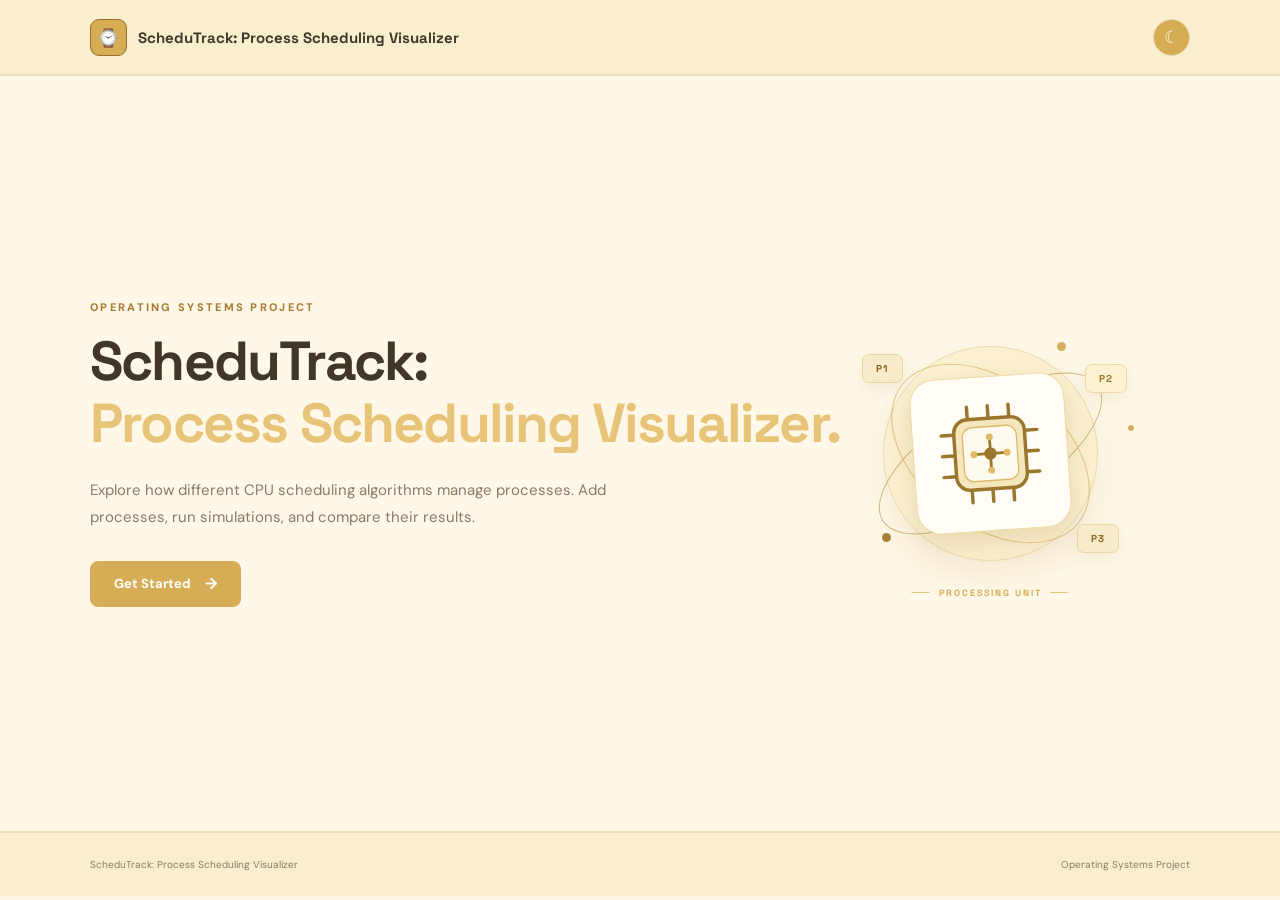
<file: index.html>
<!DOCTYPE html>
<html lang="en">
<head>
    <meta charset="UTF-8">
    <meta name="viewport" content="width=device-width, initial-scale=1.0">
    <title>ScheduTrack: Process Scheduling Visualizer</title>

    <link rel="stylesheet" href="style.css">
    <link rel="stylesheet" href="illustration.css">

    <script src="script.js" defer></script>
</head>
<body>

    <header class="topbar">
        <a href="index.html" class="brand">
            <span class="brand-mark">⌚️</span>
            <span>ScheduTrack: Process Scheduling Visualizer</span>
        </a>

        <button id="themeToggle" class="theme-toggle" aria-label="Toggle theme">☾</button>
    </header>

    <main class="home-container">

        <section id="welcomeScreen" class="welcome-screen">

            <div class="welcome-label">OPERATING SYSTEMS PROJECT</div>

            <h1>
                ScheduTrack:<br>
                <span>Process Scheduling Visualizer.</span>
            </h1>

            <p>
                Explore how different CPU scheduling algorithms manage processes.
                Add processes, run simulations, and compare their results.
            </p>

            <button type="button" id="getStartedButton" class="primary-button">
                Get Started <span>→</span>
            </button>

            <!-- HOME PAGE PROCESSOR ILLUSTRATION -->

            <div class="welcome-decoration" aria-hidden="true">

                <div class="hero-art-background"></div>

                <div class="hero-orbit hero-orbit-one"></div>
                <div class="hero-orbit hero-orbit-two"></div>

                <div class="hero-decoration-dot dot-one"></div>
                <div class="hero-decoration-dot dot-two"></div>
                <div class="hero-decoration-dot dot-three"></div>

                <div class="hero-chip-card">

                    <svg class="hero-chip-svg" viewBox="0 0 180 180"
                         xmlns="http://www.w3.org/2000/svg">

                        <!-- CHIP CONNECTIONS -->

                        <g stroke="#9b762d" stroke-width="5" stroke-linecap="round">
                            <path d="M60 21 V39 M90 21 V39 M120 21 V39"/>
                            <path d="M60 141 V159 M90 141 V159 M120 141 V159"/>
                            <path d="M21 60 H39 M21 90 H39 M21 120 H39"/>
                            <path d="M141 60 H159 M141 90 H159 M141 120 H159"/>
                        </g>

                        <!-- PROCESSOR BODY -->

                        <rect x="39" y="39" width="102" height="102"
                              rx="20" fill="#f5e7bd" stroke="#9b762d" stroke-width="5"/>

                        <rect x="51" y="51" width="78" height="78"
                              rx="14" fill="#fffaf0" stroke="#dfbb68" stroke-width="2"/>

                        <!-- DATA FLOW SYMBOL -->

                        <g stroke="#9b762d" stroke-width="4" stroke-linecap="round">
                            <path d="M90 69 V81"/>
                            <path d="M111 90 H99"/>
                            <path d="M90 111 V99"/>
                            <path d="M69 90 H81"/>
                        </g>

                        <circle cx="90" cy="90" r="9" fill="#9b762d"/>
                        <circle cx="90" cy="66" r="5" fill="#dfbb68"/>
                        <circle cx="114" cy="90" r="5" fill="#dfbb68"/>
                        <circle cx="90" cy="114" r="5" fill="#dfbb68"/>
                        <circle cx="66" cy="90" r="5" fill="#dfbb68"/>

                    </svg>

                </div>

                <!-- PROCESS LABELS -->

                <span class="hero-process-label hero-process-one">P1</span>
                <span class="hero-process-label hero-process-two">P2</span>
                <span class="hero-process-label hero-process-three">P3</span>

                <div class="hero-caption">
                    <span class="hero-caption-line"></span>
                    PROCESSING UNIT
                    <span class="hero-caption-line"></span>
                </div>

            </div>

        </section>


        <!-- ALGORITHM SELECTION -->

        <section id="algorithmSelection" class="algorithm-selection hidden">

            <button type="button" id="backToWelcomeButton" class="text-button">
                ← Back
            </button>

            <div class="welcome-label">SIMULATION OPTIONS</div>

            <h1>Choose an algorithm.</h1>

            <p class="section-description">
                Select a scheduling algorithm to begin your simulation.
            </p>

            <div class="algorithm-grid">

                <a href="simulator.html?algorithm=fcfs" class="algorithm-card">
                    <div class="algorithm-number">01</div>
                    <h2>First Come, First Served</h2>
                    <p>Processes are executed in the order they arrive in the ready queue.</p>
                    <div class="algorithm-footer">
                        <span>FCFS</span>
                        <span class="card-arrow">→</span>
                    </div>
                </a>

                <a href="simulator.html?algorithm=sjf" class="algorithm-card">
                    <div class="algorithm-number">02</div>
                    <h2>Shortest Job First</h2>
                    <p>The available process with the shortest burst time is executed first.</p>
                    <div class="algorithm-footer">
                        <span>SJF</span>
                        <span class="card-arrow">→</span>
                    </div>
                </a>

                <a href="simulator.html?algorithm=priority" class="algorithm-card">
                    <div class="algorithm-number">03</div>
                    <h2>Priority Scheduling</h2>
                    <p>The available process with the highest priority is executed first.</p>
                    <div class="algorithm-footer">
                        <span>PRIORITY</span>
                        <span class="card-arrow">→</span>
                    </div>
                </a>

            </div>

        </section>

    </main>

    <footer class="site-footer">
        <span>ScheduTrack: Process Scheduling Visualizer</span>
        <span>Operating Systems Project</span>
    </footer>


    <!-- LOADING SCREEN -->

    <div id="loadingOverlay" class="loading-overlay hidden">

        <div class="loading-content">

            <div class="loading-animation">

                <div class="loading-orbit orbit-a"></div>
                <div class="loading-orbit orbit-b"></div>

                <div class="loading-core">

                    <svg class="loading-chip-svg" viewBox="0 0 180 180"
                         xmlns="http://www.w3.org/2000/svg">

                        <g stroke="#ffffff" stroke-width="5" stroke-linecap="round">
                            <path d="M60 21 V39 M90 21 V39 M120 21 V39"/>
                            <path d="M60 141 V159 M90 141 V159 M120 141 V159"/>
                            <path d="M21 60 H39 M21 90 H39 M21 120 H39"/>
                            <path d="M141 60 H159 M141 90 H159 M141 120 H159"/>
                        </g>

                        <rect x="39" y="39" width="102" height="102"
                              rx="20" fill="#ffffff" stroke="#ffffff" stroke-width="5"/>

                        <rect x="51" y="51" width="78" height="78"
                              rx="14" fill="#a98236" stroke="#f0d99b" stroke-width="3"/>

                        <!-- DATA FLOW SYMBOL -->

                        <g stroke="#ffffff" stroke-width="4" stroke-linecap="round">
                            <path d="M90 69 V81"/>
                            <path d="M111 90 H99"/>
                            <path d="M90 111 V99"/>
                            <path d="M69 90 H81"/>
                        </g>

                        <circle cx="90" cy="90" r="9" fill="#ffffff"/>
                        <circle cx="90" cy="66" r="5" fill="#f0d99b"/>
                        <circle cx="114" cy="90" r="5" fill="#f0d99b"/>
                        <circle cx="90" cy="114" r="5" fill="#f0d99b"/>
                        <circle cx="66" cy="90" r="5" fill="#f0d99b"/>

                    </svg>

                    <span class="loading-core-label">CPU</span>

                </div>

            </div>

            <h2 id="loadingText">Preparing simulator...</h2>
            <p>Please wait while everything gets ready.</p>

            <div class="loading-progress">
                <div class="loading-progress-bar"></div>
            </div>

            <span class="loading-status">PROCESSING</span>

        </div>

    </div>

</body>
</html>
</file>
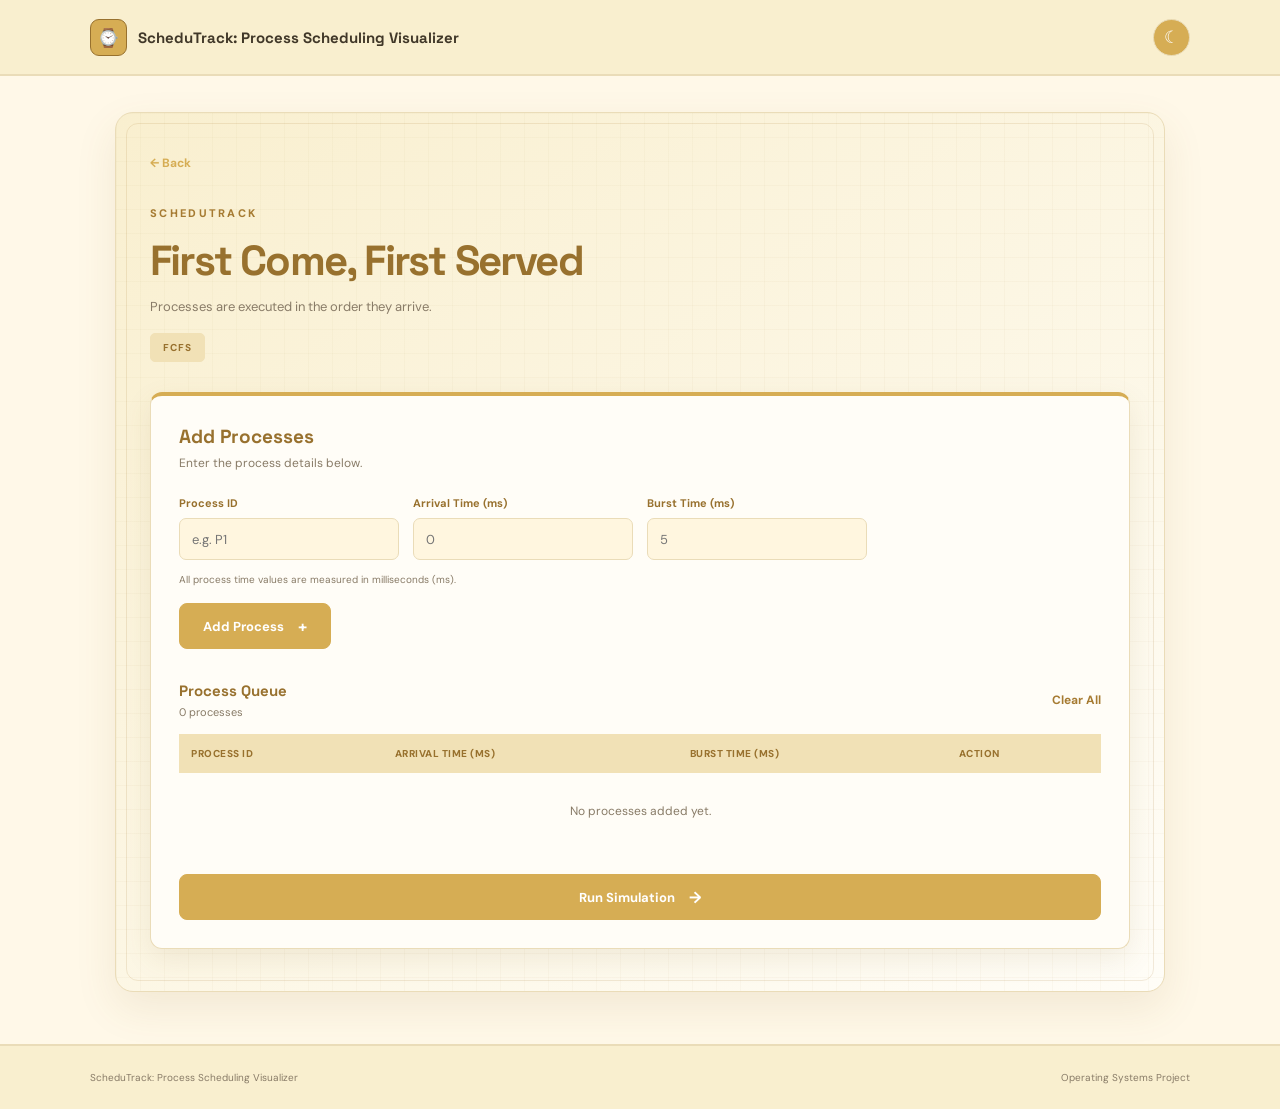
<file: simulator.html>
<!DOCTYPE html>
<html lang="en">
<head>
    <meta charset="UTF-8">
    <meta name="viewport" content="width=device-width, initial-scale=1.0">
    <title>ScheduTrack: Process Scheduling Visualizer</title>

    <link rel="stylesheet" href="style.css">
    <link rel="stylesheet" href="illustration.css">

    <script src="script.js" defer></script>
</head>
<body>

    <header class="topbar">
        <a href="index.html" class="brand">
            <span class="brand-mark">⌚️</span>
            <span>ScheduTrack: Process Scheduling Visualizer</span>
        </a>

        <div class="topbar-right">
            <button id="themeToggle" class="theme-toggle" aria-label="Toggle theme">☾</button>
        </div>
    </header>


    <main class="simulator-container">

        <!-- PROCESS INPUT VIEW -->

        <section id="simulatorView">

            <button type="button" id="backToAlgorithmSelectionButton" class="text-button simulator-back-button">
                ← Back
            </button>

            <div class="page-heading">
                <div class="welcome-label">SCHEDUTRACK</div>
                <h1 id="algorithmTitle">First Come, First Served</h1>
                <p id="algorithmDescription">
                    Processes are executed in the order they arrive.
                </p>
                <span id="selectedAlgorithm" class="algorithm-tag">FCFS</span>
            </div>


            <section class="panel">

                <div class="panel-heading">
                    <div>
                        <h2>Add Processes</h2>
                        <p>Enter the process details below.</p>
                    </div>
                </div>


                <div class="input-grid">

                    <div class="input-group">
                        <label for="processID">Process ID</label>
                        <input type="text" id="processID" placeholder="e.g. P1">
                    </div>

                    <div class="input-group">
                        <label for="arrivalTime">Arrival Time (ms)</label>
                        <input type="number" id="arrivalTime" min="0" step="any" placeholder="0">
                    </div>

                    <div class="input-group">
                        <label for="burstTime">Burst Time (ms)</label>
                        <input type="number" id="burstTime" min="0.01" step="any" placeholder="5">
                    </div>

                    <div class="input-group hidden" id="priorityGroup">
                        <label for="priority">Priority</label>
                        <input type="number" id="priority" step="any" placeholder="1">
                    </div>

                </div>

                <p class="input-unit-note">All process time values are measured in milliseconds (ms).</p>

                <button type="button" id="addProcessButton" class="primary-button">
                    Add Process <span>+</span>
                </button>


                <div class="queue-heading">
                    <div>
                        <h3>Process Queue</h3>
                        <span id="processCount" class="muted-text">0 processes</span>
                    </div>

                    <button type="button" id="clearProcessesButton"
                            class="text-button danger-text">
                        Clear All
                    </button>
                </div>


                <div class="table-wrapper">

                    <table>
                        <thead>
                            <tr>
                                <th>PROCESS ID</th>
                                <th>ARRIVAL TIME (MS)</th>
                                <th>BURST TIME (MS)</th>
                                <th class="priority-column hidden">PRIORITY</th>
                                <th>ACTION</th>
                            </tr>
                        </thead>

                        <tbody id="processTableBody"></tbody>
                    </table>

                    <p id="emptyProcessMessage" class="empty-message">
                        No processes added yet.
                    </p>

                </div>


                <button type="button" id="runSimulationButton"
                        class="primary-button run-button">
                    Run Simulation <span>→</span>
                </button>

            </section>

        </section>


        <!-- RESULTS VIEW -->

        <section id="resultsView" class="hidden">

            <div class="page-heading results-heading">
                <div class="welcome-label">SIMULATION COMPLETE</div>
                <h1>Simulation Results</h1>
                <p>Here is the scheduling result for your selected algorithm.</p>
            </div>


            <div class="results-toolbar">
                <span id="resultsAlgorithm" class="algorithm-tag">FCFS</span>
            </div>


            <div class="stats-grid">

                <div class="stat-card">
                    <span>Average Waiting Time (ms)</span>
                    <strong><span id="averageWaiting" class="stat-value">0.00</span><small class="stat-unit">ms</small></strong>
                </div>

                <div class="stat-card">
                    <span>Average Turnaround Time (ms)</span>
                    <strong><span id="averageTurnaround" class="stat-value">0.00</span><small class="stat-unit">ms</small></strong>
                </div>

                <div class="stat-card">
                    <span>Total Burst Time (ms)</span>
                    <strong><span id="totalBurst" class="stat-value">0</span><small class="stat-unit">ms</small></strong>
                </div>

            </div>


            <section class="panel result-panel">

                <div class="panel-heading">
                    <div>
                        <h2>Gantt Chart</h2>
                        <p>Process execution timeline, measured in milliseconds.</p>
                    </div>
                </div>

                <div class="gantt-wrapper">
                    <div id="ganttChart" class="gantt-chart"></div>
                </div>

            </section>


            <section class="panel result-panel">

                <div class="panel-heading">
                    <div>
                        <h2>Process Results</h2>
                        <p>All time values are shown in milliseconds (ms).</p>
                    </div>
                </div>

                <div class="table-wrapper">
                    <table>
                        <thead>
                            <tr>
                                <th>PROCESS ID</th>
                                <th>ARRIVAL TIME (MS)</th>
                                <th>BURST TIME (MS)</th>
                                <th>COMPLETION TIME (MS)</th>
                                <th>TURNAROUND TIME (MS)</th>
                                <th>WAITING TIME (MS)</th>
                            </tr>
                        </thead>

                        <tbody id="resultsTableBody"></tbody>
                    </table>
                </div>

            </section>


            <button type="button" id="runAgainButton"
                    class="primary-button run-button">
                Edit Processes / Run Again
            </button>

            <button type="button" id="chooseAlgorithmButton"
                    class="secondary-button">
                Choose Another Algorithm
            </button>

        </section>

    </main>


    <footer class="site-footer">
        <span>ScheduTrack: Process Scheduling Visualizer</span>
        <span>Operating Systems Project</span>
    </footer>


    <!-- LOADING SCREEN -->

    <div id="loadingOverlay" class="loading-overlay hidden">

        <div class="loading-content">

            <div class="loading-animation">

                <div class="loading-orbit orbit-a"></div>
                <div class="loading-orbit orbit-b"></div>

                <div class="loading-core">

                    <svg class="loading-chip-svg" viewBox="0 0 180 180"
                         xmlns="http://www.w3.org/2000/svg">

                        <g stroke="#ffffff" stroke-width="5" stroke-linecap="round">
                            <path d="M60 21 V39 M90 21 V39 M120 21 V39"/>
                            <path d="M60 141 V159 M90 141 V159 M120 141 V159"/>
                            <path d="M21 60 H39 M21 90 H39 M21 120 H39"/>
                            <path d="M141 60 H159 M141 90 H159 M141 120 H159"/>
                        </g>

                        <rect x="39" y="39" width="102" height="102"
                              rx="20" fill="#ffffff" stroke="#ffffff" stroke-width="5"/>

                        <rect x="51" y="51" width="78" height="78"
                              rx="14" fill="#a98236" stroke="#f0d99b" stroke-width="3"/>

                        <!-- DATA FLOW SYMBOL -->

                        <g stroke="#ffffff" stroke-width="4" stroke-linecap="round">
                            <path d="M90 69 V81"/>
                            <path d="M111 90 H99"/>
                            <path d="M90 111 V99"/>
                            <path d="M69 90 H81"/>
                        </g>

                        <circle cx="90" cy="90" r="9" fill="#ffffff"/>
                        <circle cx="90" cy="66" r="5" fill="#f0d99b"/>
                        <circle cx="114" cy="90" r="5" fill="#f0d99b"/>
                        <circle cx="90" cy="114" r="5" fill="#f0d99b"/>
                        <circle cx="66" cy="90" r="5" fill="#f0d99b"/>

                    </svg>

                    <span class="loading-core-label">CPU</span>

                </div>

            </div>

            <h2 id="loadingText">Preparing simulator...</h2>
            <p>Please wait while everything gets ready.</p>

            <div class="loading-progress">
                <div class="loading-progress-bar"></div>
            </div>

            <span class="loading-status">PROCESSING</span>

        </div>

    </div>

</body>
</html>
</file>
<file: style.css>
@import url('https://fonts.googleapis.com/css2?family=DM+Sans:wght@400;500;600;700;800&family=Space+Grotesk:wght@500;600;700&display=swap');



/* =========================================

   MAIN COLOR PALETTE

========================================= */



:root {
    --bg: #fff8e8;
    --surface: #fffdf7;
    --surface-soft: #f9efcf;
    --text: #403728;
    --muted: #887b67;
    --border: #eadcb8;

    --purple: #d6ad54;
    --purple-dark: #98712e;
    --purple-light: #f1e1b6;
    --purple-pale: #fff6df;

    --pink: #e7c477;
    --pink-dark: #a67b32;
    --pink-light: #f7e9c3;
    --pink-pale: #fff9e9;

    --shadow: 0 10px 28px rgba(128, 98, 38, .10);

    --gantt-1: #f2dda3;
    --gantt-2: #efd39a;
    --gantt-3: #e9dcad;
    --gantt-4: #f5e6ba;
    --gantt-5: #e8cf8c;
    --gantt-6: #f0dfb1;

    --gantt-text: #554323;
    --gantt-idle: #eee8dc;
}



/* DARK THEME */



body[data-theme="dark"] {
    --bg: #211d16;
    --surface: #30291d;
    --surface-soft: #403522;
    --text: #fbf4e4;
    --muted: #c4b797;
    --border: #594a30;

    --purple: #e4c275;
    --purple-dark: #c69d4c;
    --purple-light: #5b4928;
    --purple-pale: #3c3221;

    --pink: #edcf8a;
    --pink-dark: #d4ae61;
    --pink-light: #5a4828;
    --pink-pale: #3b3020;

    --shadow: 0 10px 28px rgba(0, 0, 0, .24);

    --gantt-1: #806638;
    --gantt-2: #927243;
    --gantt-3: #735d35;
    --gantt-4: #9a7949;
    --gantt-5: #6e5833;
    --gantt-6: #896d41;

    --gantt-text: #fff8e8;
    --gantt-idle: #514635;
}





/* =========================================

   GENERAL

========================================= */



* {

    box-sizing: border-box;

    margin: 0;

    padding: 0;

}



body {

    min-height: 100vh;

    background: var(--bg);

    color: var(--text);

    font-family: 'DM Sans', sans-serif;

    transition: background .25s, color .25s;

}



button, input {

    font: inherit;

}



button {

    cursor: pointer;

}



a {

    color: inherit;

    text-decoration: none;

}



.hidden {

    display: none !important;

}





/* =========================================

   TOP NAVIGATION

========================================= */



.topbar {

    width: 100%;

    min-height: 76px;

    padding: 0 7%;

    display: flex;

    justify-content: space-between;

    align-items: center;

    border-bottom: 2px solid var(--border);

    background: var(--surface-soft);

}



.brand {

    display: flex;

    align-items: center;

    gap: 11px;

    font-family: 'Space Grotesk', sans-serif;

    font-size: 15px;

    font-weight: 700;

}



.brand-mark {
    width: 37px;
    height: 37px;
    display: grid;
    place-items: center;
    color: var(--text);
    background: var(--purple);
    border: 1px solid var(--purple-dark);
    border-radius: 9px;
    font-size: 18px;
    font-weight: 800;
}



.topbar-right {

    display: flex;

    align-items: center;

    gap: 20px;

}



.home-link {
    min-height: 37px;
    display: inline-flex;
    align-items: center;
    gap: 7px;
    padding: 0 12px;
    border: 1px solid var(--border);
    border-radius: 8px;
    color: var(--purple-dark);
    background: var(--surface);
    font-size: 12px;
    font-weight: 700;
    transition: background .2s, color .2s, border-color .2s;
}

.home-link:hover {
    color: var(--text);
    background: var(--pink-light);
    border-color: var(--pink);
}



.theme-toggle {

    width: 37px;

    height: 37px;

    border: 1px solid var(--border);

    border-radius: 50%;

    color: white;

    background: var(--purple);

    font-size: 17px;

    transition: .2s;

}



.theme-toggle:hover {

    background: var(--pink);

    border-color: var(--pink);

}





/* =========================================

   HOME PAGE

========================================= */



.home-container {

    width: min(1100px, 86%);

    min-height: calc(100vh - 145px);

    margin: auto;

    display: flex;

    align-items: center;

}



.welcome-screen,

.algorithm-selection {

    width: 100%;

    padding: 65px 0;

    position: relative;

    animation: pageEnter .5s ease both;

}



.welcome-label {

    color: var(--pink-dark);

    font-size: 11px;

    font-weight: 800;

    letter-spacing: 2.3px;

    margin-bottom: 17px;

}



.welcome-screen h1,

.algorithm-selection h1,

.page-heading h1 {

    font-family: 'Space Grotesk', sans-serif;

    font-size: clamp(34px, 5vw, 55px);

    line-height: 1.12;

    letter-spacing: -1.8px;

    font-weight: 700;

}



.welcome-screen h1 span {

    color: var(--pink);

}



.welcome-screen > p,

.section-description {

    max-width: 560px;

    margin-top: 22px;

    color: var(--muted);

    font-size: 15px;

    line-height: 1.8;

}





/* =========================================

   BUTTONS

========================================= */



.primary-button {

    display: inline-flex;

    align-items: center;

    justify-content: center;

    gap: 14px;

    min-height: 46px;

    padding: 0 23px;

    border: 1px solid var(--purple);

    border-radius: 8px;

    color: white;

    background: var(--purple);

    font-size: 13px;

    font-weight: 700;

    transition: background .2s, transform .2s;

}



.primary-button:hover {

    background: var(--purple-dark);

    border-color: var(--purple-dark);

    transform: translateY(-2px);

}



.welcome-screen .primary-button {

    margin-top: 30px;

}



.primary-button span {

    font-size: 16px;

}



.secondary-button {

    width: 100%;

    min-height: 46px;

    display: flex;

    justify-content: center;

    align-items: center;

    margin-top: 12px;

    padding: 0 23px;

    border: 1px solid var(--pink);

    border-radius: 8px;

    color: white;

    background: var(--pink);

    font-size: 13px;

    font-weight: 700;

    transition: background .2s, transform .2s;

}



.secondary-button:hover {

    background: var(--pink-dark);

    border-color: var(--pink-dark);

    transform: translateY(-2px);

}





/* =========================================

   WELCOME DECORATION

========================================= */



.welcome-decoration {

    position: absolute;

    right: 7%;

    top: 50%;

    transform: translateY(-50%);

    width: 230px;

    height: 230px;

    display: grid;

    place-items: center;

    border: 2px solid var(--purple-light);

    border-radius: 50%;

    background: var(--pink-pale);

    box-shadow: var(--shadow);

}



.decoration-chip {

    width: 125px;

    height: 125px;

    display: flex;

    flex-direction: column;

    align-items: center;

    justify-content: center;

    gap: 13px;

    border-radius: 20px;

    color: white;

    background: var(--purple);

    box-shadow: 0 12px 28px rgba(128, 98, 38, .18);

    animation: chipFloat 3s ease-in-out infinite;

}



.decoration-chip span {

    font-family: 'Space Grotesk', sans-serif;

    font-size: 23px;

    font-weight: 800;

    letter-spacing: 2px;

}



.chip-bars {

    display: flex;

    align-items: end;

    gap: 4px;

    height: 20px;

}



.chip-bars i {

    width: 5px;

    height: 9px;

    background: var(--pink-light);

    border-radius: 5px;

    animation: equalizer .7s ease-in-out infinite alternate;

}



.chip-bars i:nth-child(2) { animation-delay: .15s; }

.chip-bars i:nth-child(3) { animation-delay: .3s; }

.chip-bars i:nth-child(4) { animation-delay: .1s; }

.chip-bars i:nth-child(5) { animation-delay: .25s; }





/* =========================================

   ALGORITHM CARDS

========================================= */



.text-button {

    border: none;

    background: transparent;

    color: var(--purple);

    font-size: 12px;

    font-weight: 700;

}



.algorithm-selection > .text-button {

    margin-bottom: 35px;

}


.simulator-back-button {
    margin-bottom: 35px;
}



.algorithm-selection h1 {

    font-size: clamp(32px, 4vw, 43px);

    color: var(--purple-dark);

}



.section-description {

    margin-top: 12px;

}



.algorithm-grid {

    display: grid;

    grid-template-columns: repeat(3, 1fr);

    gap: 18px;

    margin-top: 38px;

}



.algorithm-card {

    min-height: 240px;

    padding: 25px;

    display: flex;

    flex-direction: column;

    border: 1px solid var(--border);

    border-top: 5px solid var(--purple);

    border-radius: 12px;

    background: var(--purple-pale);

    box-shadow: var(--shadow);

    transition: transform .2s, border-color .2s;

}



.algorithm-card:nth-child(2) {

    border-top-color: var(--pink);

    background: var(--pink-pale);

}



.algorithm-card:nth-child(3) {

    border-top-color: var(--purple);

    background: var(--purple-light);

}



body[data-theme="dark"] .algorithm-card:nth-child(3) {

    background: var(--purple-light);

}



.algorithm-card:hover {

    transform: translateY(-5px);

    border-color: var(--purple);

}



.algorithm-card:nth-child(2):hover {

    border-color: var(--pink);

}



.algorithm-number {

    color: var(--pink-dark);

    font-family: 'Space Grotesk', sans-serif;

    font-size: 12px;

    font-weight: 700;

    letter-spacing: 2px;

}



.algorithm-card h2 {

    margin-top: 27px;

    font-family: 'Space Grotesk', sans-serif;

    font-size: 19px;

    color: var(--text);

}



.algorithm-card p {

    margin-top: 12px;

    color: var(--muted);

    font-size: 12px;

    line-height: 1.7;

}



.algorithm-footer {

    display: flex;

    justify-content: space-between;

    align-items: center;

    margin-top: auto;

    padding-top: 22px;

    color: var(--purple);

    font-size: 11px;

    font-weight: 800;

    letter-spacing: 1px;

}



.algorithm-card:nth-child(2) .algorithm-footer {

    color: var(--pink-dark);

}



.card-arrow {

    font-size: 20px;

}





/* =========================================

   SIMULATOR PAGE

========================================= */



.simulator-container {
    position: relative;
    isolation: isolate;
    width: min(1050px, 88%);
    margin: 36px auto 52px;
    padding: 38px 34px 42px;
    border: 1px solid var(--border);
    border-radius: 18px;
    background-color: var(--surface-soft);
    background-image:
        linear-gradient(rgba(173, 139, 70, .045) 1px, transparent 1px),
        linear-gradient(90deg, rgba(173, 139, 70, .045) 1px, transparent 1px),
        linear-gradient(145deg, var(--surface-soft), var(--surface));
    background-size: 24px 24px, 24px 24px, cover;
    box-shadow: 0 16px 42px rgba(128, 98, 38, .10);
}

.simulator-container::before {
    content: "";
    position: absolute;
    inset: 10px;
    z-index: 0;
    border: 1px solid rgba(166, 123, 47, .15);
    border-radius: 12px;
    pointer-events: none;
}



.page-heading {

    margin-bottom: 30px;

}



.page-heading h1 {

    font-size: clamp(30px, 4vw, 42px);

    color: var(--purple-dark);

}



.page-heading > p {

    margin-top: 12px;

    color: var(--muted);

    font-size: 13px;

    line-height: 1.7;

}



.page-heading .welcome-label {

    color: var(--pink-dark);

}



.algorithm-tag {

    display: inline-block;

    margin-top: 15px;

    padding: 7px 12px;

    border: 1px solid var(--purple-light);

    border-radius: 5px;

    color: var(--purple-dark);

    background: var(--purple-light);

    font-size: 10px;

    font-weight: 800;

    letter-spacing: 1px;

}



body[data-theme="dark"] .algorithm-tag {

    color: #f4dfa9;

    background: var(--purple-light);

    border-color: var(--border);

}





/* =========================================

   PANELS

========================================= */



.panel {

    padding: 28px;

    border: 1px solid var(--border);

    border-top: 4px solid var(--purple);

    border-radius: 12px;

    background: var(--surface);

    box-shadow: var(--shadow);

}



.panel-heading {

    display: flex;

    justify-content: space-between;

    align-items: center;

    margin-bottom: 25px;

}



.panel-heading h2 {

    font-family: 'Space Grotesk', sans-serif;

    font-size: 19px;

    color: var(--purple-dark);

}



.panel-heading p {

    margin-top: 6px;

    color: var(--muted);

    font-size: 12px;

}





/* =========================================

   INPUT FIELDS

========================================= */



.input-grid {

    display: grid;

    grid-template-columns: repeat(4, 1fr);

    gap: 14px;

    margin-bottom: 20px;

}



.input-group {

    display: flex;

    flex-direction: column;

    gap: 8px;

}



.input-group label {

    color: var(--purple-dark);

    font-size: 11px;

    font-weight: 700;

}



.input-group input {

    width: 100%;

    height: 42px;

    padding: 0 12px;

    outline: none;

    border: 1px solid var(--border);

    border-radius: 7px;

    color: var(--text);

    background: var(--purple-pale);

    font-size: 13px;

    transition: border-color .2s, box-shadow .2s;

}



.input-group input:focus {

    border-color: var(--pink);

    box-shadow: 0 0 0 3px rgba(214, 173, 84, .18);

}





/* =========================================

   PROCESS QUEUE

========================================= */



.queue-heading {

    display: flex;

    justify-content: space-between;

    align-items: center;

    margin: 32px 0 15px;

}



.queue-heading h3 {

    font-family: 'Space Grotesk', sans-serif;

    font-size: 15px;

    color: var(--purple-dark);

}



.muted-text {

    display: block;

    margin-top: 5px;

    color: var(--muted);

    font-size: 11px;

}



.danger-text {

    color: var(--pink-dark);

}



.danger-text:hover {

    color: var(--purple-dark);

}



.table-wrapper {

    width: 100%;

    overflow-x: auto;

}



table {

    width: 100%;

    border-collapse: collapse;

    text-align: left;

}



th {

    padding: 13px 12px;

    color: var(--purple-dark);

    background: var(--purple-light);

    font-size: 10px;

    font-weight: 800;

    letter-spacing: .5px;

    white-space: nowrap;

}



td {

    padding: 14px 12px;

    border-bottom: 1px solid var(--border);

    font-size: 12px;

    white-space: nowrap;

}



tbody tr:nth-child(even) {

    background: var(--pink-pale);

}



body[data-theme="dark"] tbody tr:nth-child(even) {

    background: var(--pink-pale);

}



tbody tr:last-child td {

    border-bottom: none;

}



tbody tr:hover {

    background: var(--purple-pale);

}



.empty-message {

    padding: 30px 10px;

    color: var(--muted);

    text-align: center;

    font-size: 12px;

}



.table-action {

    padding: 6px 9px;

    border: 1px solid var(--border);

    border-radius: 5px;

    color: var(--pink-dark);

    background: var(--pink-pale);

    font-size: 10px;

}



.table-action:hover {

    color: white;

    border-color: var(--pink);

    background: var(--pink);

}



.priority-button {

    color: var(--purple);

    font-weight: 700;

}



.run-button {

    width: 100%;

    margin-top: 25px;

}





/* =========================================

   RESULTS

========================================= */



.results-heading {

    margin-bottom: 15px;

}



.results-toolbar {

    margin-bottom: 20px;

}



.results-toolbar .algorithm-tag {

    margin-top: 0;

    color: var(--pink-dark);

    background: var(--pink-light);

    border-color: var(--pink-light);

}



.stats-grid {

    display: grid;

    grid-template-columns: repeat(3, 1fr);

    gap: 15px;

    margin-bottom: 20px;

}



.stat-card {

    padding: 22px;

    border: 1px solid var(--border);

    border-top: 5px solid var(--purple);

    border-radius: 10px;

    background: var(--purple-pale);

    box-shadow: var(--shadow);

}



.stat-card:nth-child(2) {

    border-top-color: var(--pink);

    background: var(--pink-pale);

}



.stat-card:nth-child(3) {

    border-top-color: var(--purple);

    background: var(--purple-light);

}



body[data-theme="dark"] .stat-card:nth-child(3) {

    background: var(--purple-light);

}



.stat-card span {

    display: block;

    color: var(--muted);

    font-size: 11px;

}



.stat-card strong {

    display: block;

    margin-top: 12px;

    color: var(--purple-dark);

    font-family: 'Space Grotesk', sans-serif;

    font-size: 29px;

}



.stat-card:nth-child(2) strong {

    color: var(--pink-dark);

}



body[data-theme="dark"] .stat-card strong {

    color: #f4dfa9;

}



body[data-theme="dark"] .stat-card:nth-child(2) strong {

    color: #f7e2b4;

}



.result-panel {

    margin-bottom: 20px;

}



.result-panel:nth-of-type(2) {

    border-top-color: var(--pink);

}





/* =========================================

   GANTT CHART

========================================= */



.gantt-wrapper {

    width: 100%;

    padding: 18px 16px 12px;

    overflow-x: auto;

    overflow-y: hidden;

    border: 1px solid var(--border);

    border-radius: 9px;

    background: var(--purple-pale);

}



.gantt-chart {

    display: flex;

    align-items: stretch;

    width: max-content;

    min-width: 100%;

    min-height: 125px;

    padding: 15px 3px 34px;

}



.gantt-block {

    position: relative;

    flex-grow: 1;

    flex-shrink: 0;

    flex-basis: 0;

    min-width: 90px;

    height: 65px;

    display: flex;

    justify-content: center;

    align-items: center;

    border-right: 3px solid var(--surface);

    border-radius: 5px;

    color: var(--gantt-text);

    font-size: 14px;

    font-weight: 800;

    white-space: nowrap;

    box-shadow: inset 0 -4px 0 rgba(0, 0, 0, .08);

    transition: filter .2s, transform .2s;

}



.gantt-block:hover {

    filter: brightness(1.08);

    transform: translateY(-3px);

    z-index: 2;

}



.gantt-block:first-child {

    border-radius: 7px 4px 4px 7px;

}



.gantt-block:last-child {

    border-right: none;

    border-radius: 4px 7px 7px 4px;

}



/* PASTEL GOLD PROCESS COLORS */



.gantt-block.process-0 {

    background: var(--gantt-1);

    color: var(--gantt-text);

}



.gantt-block.process-1 {

    background: var(--gantt-2);

    color: var(--gantt-text);

}



.gantt-block.process-2 {

    background: var(--gantt-3);

    color: var(--gantt-text);

}



.gantt-block.process-3 {

    background: var(--gantt-4);

    color: var(--gantt-text);

}



.gantt-block.process-4 {

    background: var(--gantt-5);

    color: var(--gantt-text);

}



.gantt-block.process-5 {

    background: var(--gantt-6);

    color: var(--gantt-text);

}



.gantt-block.idle {

    background: var(--gantt-idle);

    color: var(--muted);

    border: 2px dashed var(--border);

    box-shadow: none;

}



.gantt-block strong {

    font-family: 'Space Grotesk', sans-serif;

    font-size: 14px;

    font-weight: 700;

}



.gantt-time {

    position: absolute;

    bottom: -26px;

    left: -1px;

    color: var(--purple-dark);

    font-size: 11px;

    font-weight: 800;

    white-space: nowrap;

}



.gantt-block:last-child .gantt-time {

    left: auto;

    right: -1px;

}



body[data-theme="dark"] .gantt-time {

    color: var(--pink);

}





/* =========================================

   COLORED PROCESS RESULTS

========================================= */



#resultsTableBody td {

    padding-top: 16px;

    padding-bottom: 16px;

    vertical-align: middle;

}



.result-process {

    font-weight: 800;

    color: var(--purple);

}



.result-number {

    display: inline-flex;

    min-width: 38px;

    justify-content: center;

    align-items: center;

    padding: 6px 11px;

    border-radius: 6px;

    font-family: 'Space Grotesk', sans-serif;

    font-size: 13px;

    font-weight: 800;

    text-align: center;

}



/* COMPLETION TIME */



.result-completion {

    color: #876321;

    background: #f5e7c1;

}



/* TURNAROUND TIME */



.result-turnaround {

    color: #9b6d2c;

    background: #f8e6b9;

}



/* WAITING TIME */



.result-waiting {

    color: #94723a;

    background: #fff0c9;

}



/* DARK THEME RESULTS */



body[data-theme="dark"] .result-completion {

    color: #f6dfaa;

    background: #574627;

}



body[data-theme="dark"] .result-turnaround {

    color: #f7e2b4;

    background: #5a4828;

}



body[data-theme="dark"] .result-waiting {

    color: #f2d99e;

    background: #4e4026;

}



#resultsTableBody tr {

    transition: background .2s;

}



#resultsTableBody tr:hover {

    background: var(--purple-pale);

}





/* =========================================

   CLEAR ALL CONFIRMATION POPUP

========================================= */



.confirm-overlay {

    position: fixed;

    inset: 0;

    z-index: 100000;

    display: flex;

    justify-content: center;

    align-items: center;

    padding: 20px;

    background: rgba(20, 17, 11, .60);

    backdrop-filter: blur(5px);

    animation: loadingFadeIn .18s ease both;

}



.confirm-overlay.hidden {

    display: none !important;

}



.confirm-modal {

    width: min(390px, 100%);

    padding: 27px;

    border: 1px solid var(--border);

    border-top: 4px solid var(--pink);

    border-radius: 13px;

    background: var(--surface);

    color: var(--text);

    box-shadow: 0 20px 65px rgba(0, 0, 0, .25);

    animation: confirmPop .22s ease both;

}



.confirm-icon {

    width: 43px;

    height: 43px;

    display: grid;

    place-items: center;

    margin-bottom: 18px;

    border-radius: 10px;

    color: white;

    background: var(--pink);

    font-size: 20px;

    font-weight: 800;

}



.confirm-modal h2 {

    font-family: 'Space Grotesk', sans-serif;

    font-size: 20px;

}



.confirm-modal p {

    margin-top: 9px;

    color: var(--muted);

    font-size: 12px;

    line-height: 1.7;

}



.confirm-actions {

    display: flex;

    justify-content: flex-end;

    gap: 10px;

    margin-top: 25px;

}



.confirm-button {

    min-height: 39px;

    padding: 0 16px;

    border: 1px solid var(--border);

    border-radius: 7px;

    color: var(--purple-dark);

    background: var(--purple-pale);

    font-size: 12px;

    font-weight: 700;

}



.confirm-button:hover {

    filter: brightness(.96);

}



.confirm-button.confirm-danger {

    border-color: var(--pink);

    color: white;

    background: var(--pink);

}



.confirm-button.confirm-danger:hover {

    background: var(--pink-dark);

}





/* =========================================

   VALIDATION MESSAGE POPUPS

========================================= */



.message-overlay {

    position: fixed;

    inset: 0;

    z-index: 100001;

    display: flex;

    justify-content: center;

    align-items: center;

    padding: 20px;

    background: rgba(20, 17, 11, .60);

    backdrop-filter: blur(5px);

    animation: loadingFadeIn .18s ease both;

}



.message-overlay.hidden {

    display: none !important;

}



.message-modal {

    width: min(390px, 100%);

    padding: 27px;

    border: 1px solid var(--border);

    border-top: 4px solid var(--purple);

    border-radius: 13px;

    background: var(--surface);

    color: var(--text);

    box-shadow: 0 20px 65px rgba(0, 0, 0, .25);

    animation: confirmPop .22s ease both;

}



.message-icon {

    width: 43px;

    height: 43px;

    display: grid;

    place-items: center;

    margin-bottom: 18px;

    border-radius: 10px;

    color: white;

    background: var(--purple);

    font-family: 'Space Grotesk', sans-serif;

    font-size: 20px;

    font-weight: 800;

}



.message-modal h2 {

    color: var(--purple-dark);

    font-family: 'Space Grotesk', sans-serif;

    font-size: 20px;

}



body[data-theme="dark"] .message-modal h2 {

    color: var(--purple);

}



.message-modal p {

    margin-top: 9px;

    color: var(--muted);

    font-size: 12px;

    line-height: 1.7;

}



.message-button {

    width: 100%;

    min-height: 40px;

    margin-top: 25px;

    padding: 0 16px;

    border: 1px solid var(--pink);

    border-radius: 7px;

    color: white;

    background: var(--pink);

    font-size: 12px;

    font-weight: 700;

    transition: background .2s, transform .2s;

}



.message-button:hover {

    background: var(--pink-dark);

    transform: translateY(-1px);

}





/* =========================================

   LOADING SCREEN

========================================= */



.loading-overlay {

    position: fixed;

    inset: 0;

    z-index: 99999;

    display: flex;

    justify-content: center;

    align-items: center;

    padding: 20px;

    overflow: hidden;

    background: rgba(255, 248, 232, .97);

    backdrop-filter: blur(10px);

    animation: loadingFadeIn .25s ease both;

}



.loading-overlay.hidden {

    display: none !important;

}


body[data-theme="dark"] .loading-overlay {
    background: rgba(32, 27, 18, .97);
}



.loading-content {

    width: min(430px, 100%);

    padding: 42px 35px;

    text-align: center;

    color: var(--text);

    background: var(--surface);

    border: 2px solid var(--purple-light);

    border-radius: 20px;

    box-shadow: 0 25px 70px rgba(112, 86, 38, .18);

    animation: loadingContentIn .5s cubic-bezier(.2, 1.3, .4, 1) both;

}



.loading-animation {

    position: relative;

    width: 180px;

    height: 180px;

    display: grid;

    place-items: center;

    margin: 0 auto 28px;

}



.loading-core {

    position: relative;

    z-index: 2;

    width: 105px;

    height: 105px;

    display: flex;

    flex-direction: column;

    justify-content: center;

    align-items: center;

    gap: 10px;

    border: 2px solid rgba(255, 255, 255, .3);

    border-radius: 25px;

    color: white;

    background: var(--purple);

    box-shadow: 0 12px 40px rgba(160, 122, 50, .24);

    animation: loadingCpuFloat 2s ease-in-out infinite;

}



.loading-core span {

    font-family: 'Space Grotesk', sans-serif;

    font-size: 21px;

    font-weight: 800;

    letter-spacing: 2px;

}



.loading-bars {

    height: 19px;

    display: flex;

    align-items: end;

    gap: 4px;

}



.loading-bars i {

    width: 5px;

    height: 10px;

    border-radius: 5px;

    background: var(--pink-light);

    animation: loadingEqualizer .7s ease-in-out infinite alternate;

}



.loading-bars i:nth-child(2) { animation-delay: .15s; }

.loading-bars i:nth-child(3) { animation-delay: .3s; }

.loading-bars i:nth-child(4) { animation-delay: .1s; }

.loading-bars i:nth-child(5) { animation-delay: .25s; }



.loading-orbit {

    position: absolute;

    border: 2px solid transparent;

    border-radius: 50%;

}



.orbit-a {

    width: 150px;

    height: 150px;

    border-top-color: var(--pink);

    border-bottom-color: var(--purple);

    animation: loadingRotate 2.5s linear infinite;

}



.orbit-b {

    width: 178px;

    height: 178px;

    border-top-color: var(--purple);

    border-right-color: var(--pink);

    animation: loadingRotateReverse 3.5s linear infinite;

}



.loading-content h2 {

    font-family: 'Space Grotesk', sans-serif;

    font-size: 22px;

    font-weight: 700;

}



.loading-content p {

    margin-top: 9px;

    color: var(--muted);

    font-size: 12px;

}



.loading-progress {

    width: 100%;

    height: 7px;

    margin-top: 28px;

    overflow: hidden;

    border-radius: 20px;

    background: var(--purple-light);

}



.loading-progress-bar {

    width: 40%;

    height: 100%;

    border-radius: 20px;

    background: var(--pink);

    animation: loadingProgress 1.2s ease-in-out infinite;

}



.loading-status {

    display: inline-block;

    margin-top: 14px;

    color: var(--pink-dark);

    font-size: 9px;

    font-weight: 800;

    letter-spacing: 3px;

    animation: loadingBlink 1s ease-in-out infinite;

}





/* =========================================

   FOOTER

========================================= */



.site-footer {

    min-height: 65px;

    padding: 15px 7%;

    display: flex;

    justify-content: space-between;

    align-items: center;

    border-top: 2px solid var(--border);

    background: var(--surface-soft);

    color: var(--muted);

    font-size: 10px;

}





/* =========================================

   ANIMATIONS

========================================= */



@keyframes pageEnter {

    from {

        opacity: 0;

        transform: translateY(12px);

    }

    to {

        opacity: 1;

        transform: translateY(0);

    }

}



@keyframes chipFloat {

    50% {

        transform: translateY(-8px);

    }

}



@keyframes equalizer {

    to {

        height: 19px;

    }

}



@keyframes loadingFadeIn {

    from {

        opacity: 0;

    }

    to {

        opacity: 1;

    }

}



@keyframes loadingContentIn {

    from {

        opacity: 0;

        transform: translateY(25px) scale(.92);

    }

    to {

        opacity: 1;

        transform: translateY(0) scale(1);

    }

}



@keyframes confirmPop {

    from {

        opacity: 0;

        transform: translateY(8px) scale(.97);

    }

    to {

        opacity: 1;

        transform: translateY(0) scale(1);

    }

}



@keyframes loadingRotate {

    to {

        transform: rotate(360deg);

    }

}



@keyframes loadingRotateReverse {

    to {

        transform: rotate(-360deg);

    }

}



@keyframes loadingCpuFloat {

    50% {

        transform: translateY(-7px) scale(1.04);

    }

}



@keyframes loadingEqualizer {

    to {

        height: 18px;

    }

}



@keyframes loadingProgress {

    0% {

        transform: translateX(-110%);

    }

    100% {

        transform: translateX(260%);

    }

}



@keyframes loadingBlink {

    50% {

        opacity: .4;

    }

}





/* =========================================

   RESPONSIVE

========================================= */



@media (max-width: 800px) {

    .welcome-decoration {

        right: 0;

        opacity: .25;

    }



    .welcome-screen {

        z-index: 1;

    }



    .algorithm-grid {

        grid-template-columns: 1fr;

    }



    .algorithm-card {

        min-height: 190px;

    }



    .input-grid {

        grid-template-columns: repeat(2, 1fr);

    }

}



@media (max-width: 550px) {

    .topbar {

        padding: 0 5%;

    }



    .brand {

        font-size: 12px;

    }



    .topbar-right {

        gap: 10px;

    }



    .simulator-container {

        width: 92%;

        padding-top: 35px;

    }



    .panel {

        padding: 18px;

    }



    .input-grid {

        grid-template-columns: 1fr 1fr;

    }



    .stats-grid {

        grid-template-columns: 1fr;

    }



    .stat-card {

        padding: 17px;

    }



    .welcome-decoration {

        display: none;

    }



    .welcome-screen h1 {

        font-size: 37px;

    }



    .loading-content {

        padding: 35px 22px;

    }



    .loading-content h2 {

        font-size: 19px;

    }



    .site-footer {

        gap: 10px;

        font-size: 9px;

    }



    .confirm-modal,

    .message-modal {

        padding: 22px;

    }



    .gantt-wrapper {

        padding: 14px 10px 10px;

    }



    .gantt-block {

        min-width: 80px;

        height: 60px;

    }



    .gantt-block strong {

        font-size: 12px;

    }



    .gantt-time {

        font-size: 10px;

    }



    .result-number {

        min-width: 34px;

        padding: 5px 8px;

        font-size: 12px;

    }

}



@media (prefers-reduced-motion: reduce) {

    *,

    *::before,

    *::after {

        animation-duration: .01ms !important;

        animation-iteration-count: 1 !important;

        scroll-behavior: auto !important;

    }

}

/* PROCESS EDITING */

.table-actions {
    display: flex;
    align-items: center;
    gap: 12px;
}

.edit-process-button,
.save-edit-button {
    color: var(--purple-dark);
}

.edit-process-button:hover,
.save-edit-button:hover {
    color: var(--pink-dark);
}

.cancel-edit-button {
    color: var(--muted);
}

.cancel-edit-button:hover {
    color: var(--text);
}

.table-edit-input {
    width: 100%;
    min-width: 76px;
    height: 34px;
    padding: 0 8px;
    border: 1px solid var(--purple);
    border-radius: 6px;
    outline: none;
    color: var(--text);
    background: var(--surface);
    font-size: 12px;
}

.table-edit-input:focus {
    border-color: var(--pink-dark);
    box-shadow: 0 0 0 2px rgba(214, 173, 84, .18);
}

.editing-row {
    background: var(--pink-pale) !important;
}

.input-unit-note {
    margin: -7px 0 17px;
    color: var(--muted);
    font-size: 10px;
}



.simulator-container > * {
    position: relative;
    z-index: 1;
}


/* PASTEL YELLOW RESULT BADGES */

.result-completion {
    color: #876321;
    background: #f5e7c1;
}

.result-turnaround {
    color: #9b6d2c;
    background: #f8e6b9;
}

.result-waiting {
    color: #94723a;
    background: #fff0c9;
}

body[data-theme="dark"] .result-completion {
    color: #f6dfaa;
    background: #574627;
}

body[data-theme="dark"] .result-turnaround {
    color: #f7e2b4;
    background: #5a4828;
}

body[data-theme="dark"] .result-waiting {
    color: #f2d99e;
    background: #4e4026;
}

.stat-unit {
    display: inline-block;
    margin-left: 3px;
    color: var(--muted);
    font-family: 'DM Sans', sans-serif;
    font-size: 12px;
    font-weight: 700;
    vertical-align: middle;
}

@media (max-width: 550px) {
    .simulator-container {
        width: 94%;
        margin: 22px auto 35px;
        padding: 28px 16px 30px;
        border-radius: 14px;
    }

    .home-link {
        min-height: 34px;
        padding: 0 9px;
        font-size: 10px;
    }

    .table-actions {
        gap: 8px;
    }

    .table-edit-input {
        min-width: 68px;
        font-size: 11px;
    }
}


.stat-card .stat-value {
    display: inline;
    color: var(--purple-dark);
    font-family: 'Space Grotesk', sans-serif;
    font-size: 29px;
    font-weight: 800;
}

.stat-card:nth-child(2) .stat-value {
    color: var(--pink-dark);
}

body[data-theme="dark"] .stat-card .stat-value {
    color: #f4dfa9;
}

body[data-theme="dark"] .stat-card:nth-child(2) .stat-value {
    color: #f7e2b4;
}
</file>
<file: illustration.css>
/* =========================================
   HOME PAGE PROCESSOR ILLUSTRATION
========================================= */

.welcome-decoration {
    position: absolute;
    top: 50%;
    right: 5%;
    transform: translateY(-50%);
    width: 290px;
    height: 290px;
    display: grid;
    place-items: center;
    border: none;
    border-radius: 0;
    background: transparent;
    box-shadow: none;
    pointer-events: none;
    opacity: 1;
}

/* BACKGROUND DISC */

.hero-art-background {
    position: absolute;
    width: 215px;
    height: 215px;
    border-radius: 50%;
    background: #fbf0d1;
    border: 1px solid #eddaa8;
    box-shadow: 0 15px 35px rgba(150, 111, 35, .08);
}

body[data-theme="dark"] .hero-art-background {
    background: #352d20;
    border-color: #62512e;
}

/* ORBIT DETAILS */

.hero-orbit {
    position: absolute;
    width: 255px;
    height: 105px;
    border: 1px solid;
    border-radius: 50%;
}

.hero-orbit-one {
    border-color: rgba(166, 124, 43, .55);
    transform: rotate(-32deg);
}

.hero-orbit-two {
    width: 225px;
    height: 145px;
    border-color: rgba(216, 177, 91, .7);
    transform: rotate(38deg);
}

/* PROCESSOR CARD */

.hero-chip-card {
    position: relative;
    z-index: 2;
    width: 155px;
    height: 155px;
    display: grid;
    place-items: center;
    border: 1px solid #eddaa8;
    border-radius: 25px;
    background: #fffdf6;
    box-shadow:
        0 15px 35px rgba(150, 111, 35, .13),
        0 5px 14px rgba(216, 177, 91, .12);
    transform: rotate(-4deg);
    animation: heroChipFloat 4s ease-in-out infinite;
}

body[data-theme="dark"] .hero-chip-card {
    background: #3d3323;
    border-color: #80683a;
    box-shadow:
        0 15px 35px rgba(0, 0, 0, .25),
        0 0 18px rgba(224, 190, 111, .1);
}

.hero-chip-svg {
    display: block;
    width: 125px;
    height: 125px;
}

/* SMALL PROCESS LABELS */

.hero-process-label {
    position: absolute;
    z-index: 3;
    padding: 7px 13px;
    border-radius: 7px;
    border: 1px solid;
    font-family: 'Space Grotesk', sans-serif;
    font-size: 10px;
    font-weight: 700;
    letter-spacing: 1px;
    box-shadow: 0 5px 15px rgba(100, 78, 37, .08);
}

.hero-process-one {
    top: 45px;
    left: 17px;
    color: #8b6729;
    background: #f8ebc9;
    border-color: #ead6a3;
}

.hero-process-two {
    top: 55px;
    right: 8px;
    color: #9b7430;
    background: #fff2d0;
    border-color: #eed9a5;
}

.hero-process-three {
    bottom: 46px;
    right: 16px;
    color: #8b6729;
    background: #f8ebc9;
    border-color: #ead6a3;
}

body[data-theme="dark"] .hero-process-one,
body[data-theme="dark"] .hero-process-three {
    color: #f4dfa9;
    background: #514126;
    border-color: #79623a;
}

body[data-theme="dark"] .hero-process-two {
    color: #f7e5bd;
    background: #58472b;
    border-color: #80683b;
}

/* SMALL DOTS */

.hero-decoration-dot {
    position: absolute;
    z-index: 2;
    width: 9px;
    height: 9px;
    border-radius: 50%;
}

.dot-one {
    top: 33px;
    right: 69px;
    background: #d6b15f;
}

.dot-two {
    bottom: 57px;
    left: 37px;
    background: #a98236;
}

.dot-three {
    top: 116px;
    right: 1px;
    width: 6px;
    height: 6px;
    background: #d6b15f;
}

/* CAPTION */

.hero-caption {
    position: absolute;
    bottom: 0;
    left: 50%;
    transform: translateX(-50%);
    width: max-content;
    display: flex;
    align-items: center;
    gap: 9px;
    color: var(--purple);
    font-family: 'Space Grotesk', sans-serif;
    font-size: 9px;
    font-weight: 700;
    letter-spacing: 2px;
}

.hero-caption-line {
    width: 18px;
    height: 1px;
    background: var(--pink);
}

/* LOADING SCREEN */

.loading-core {
    width: 105px;
    height: 105px;
    display: flex;
    flex-direction: column;
    align-items: center;
    justify-content: center;
    gap: 2px;
    border: 2px solid var(--pink);
    border-radius: 23px;
    background: var(--purple);
    box-shadow:
        0 12px 35px rgba(150, 111, 35, .3),
        0 0 20px rgba(216, 177, 91, .14);
    animation: loadingCpuFloat 2s ease-in-out infinite;
}

.loading-chip-svg {
    width: 55px;
    height: 55px;
    display: block;
}

.loading-core .loading-core-label {
    display: block;
    color: white;
    font-family: 'Space Grotesk', sans-serif;
    font-size: 11px;
    font-weight: 800;
    letter-spacing: 2px;
}

.orbit-a {
    border-top-color: var(--pink);
    border-bottom-color: var(--purple);
}

.orbit-b {
    border-top-color: var(--purple);
    border-right-color: var(--pink);
}

.loading-progress-bar {
    background: linear-gradient(90deg, var(--purple), var(--pink), var(--purple));
}

.loading-status {
    color: var(--pink-dark);
}

/* ANIMATION */

@keyframes heroChipFloat {
    0%, 100% { transform: translateY(0) rotate(-4deg); }
    50% { transform: translateY(-7px) rotate(-2deg); }
}

/* RESPONSIVE */

@media (max-width: 800px) {
    .welcome-decoration {
        right: -5px;
        width: 230px;
        height: 230px;
        opacity: .55;
    }

    .hero-art-background {
        width: 180px;
        height: 180px;
    }

    .hero-chip-card {
        width: 125px;
        height: 125px;
    }

    .hero-chip-svg {
        width: 103px;
        height: 103px;
    }

    .hero-orbit-one {
        width: 220px;
        height: 90px;
    }

    .hero-orbit-two {
        width: 195px;
        height: 120px;
    }

    .hero-caption {
        font-size: 8px;
    }

    .hero-process-label {
        padding: 5px 9px;
        font-size: 9px;
    }
}

@media (max-width: 550px) {
    .welcome-decoration { display: none; }
}

@media (prefers-reduced-motion: reduce) {
    .hero-chip-card,
    .loading-core {
        animation: none !important;
    }
}
</file>
